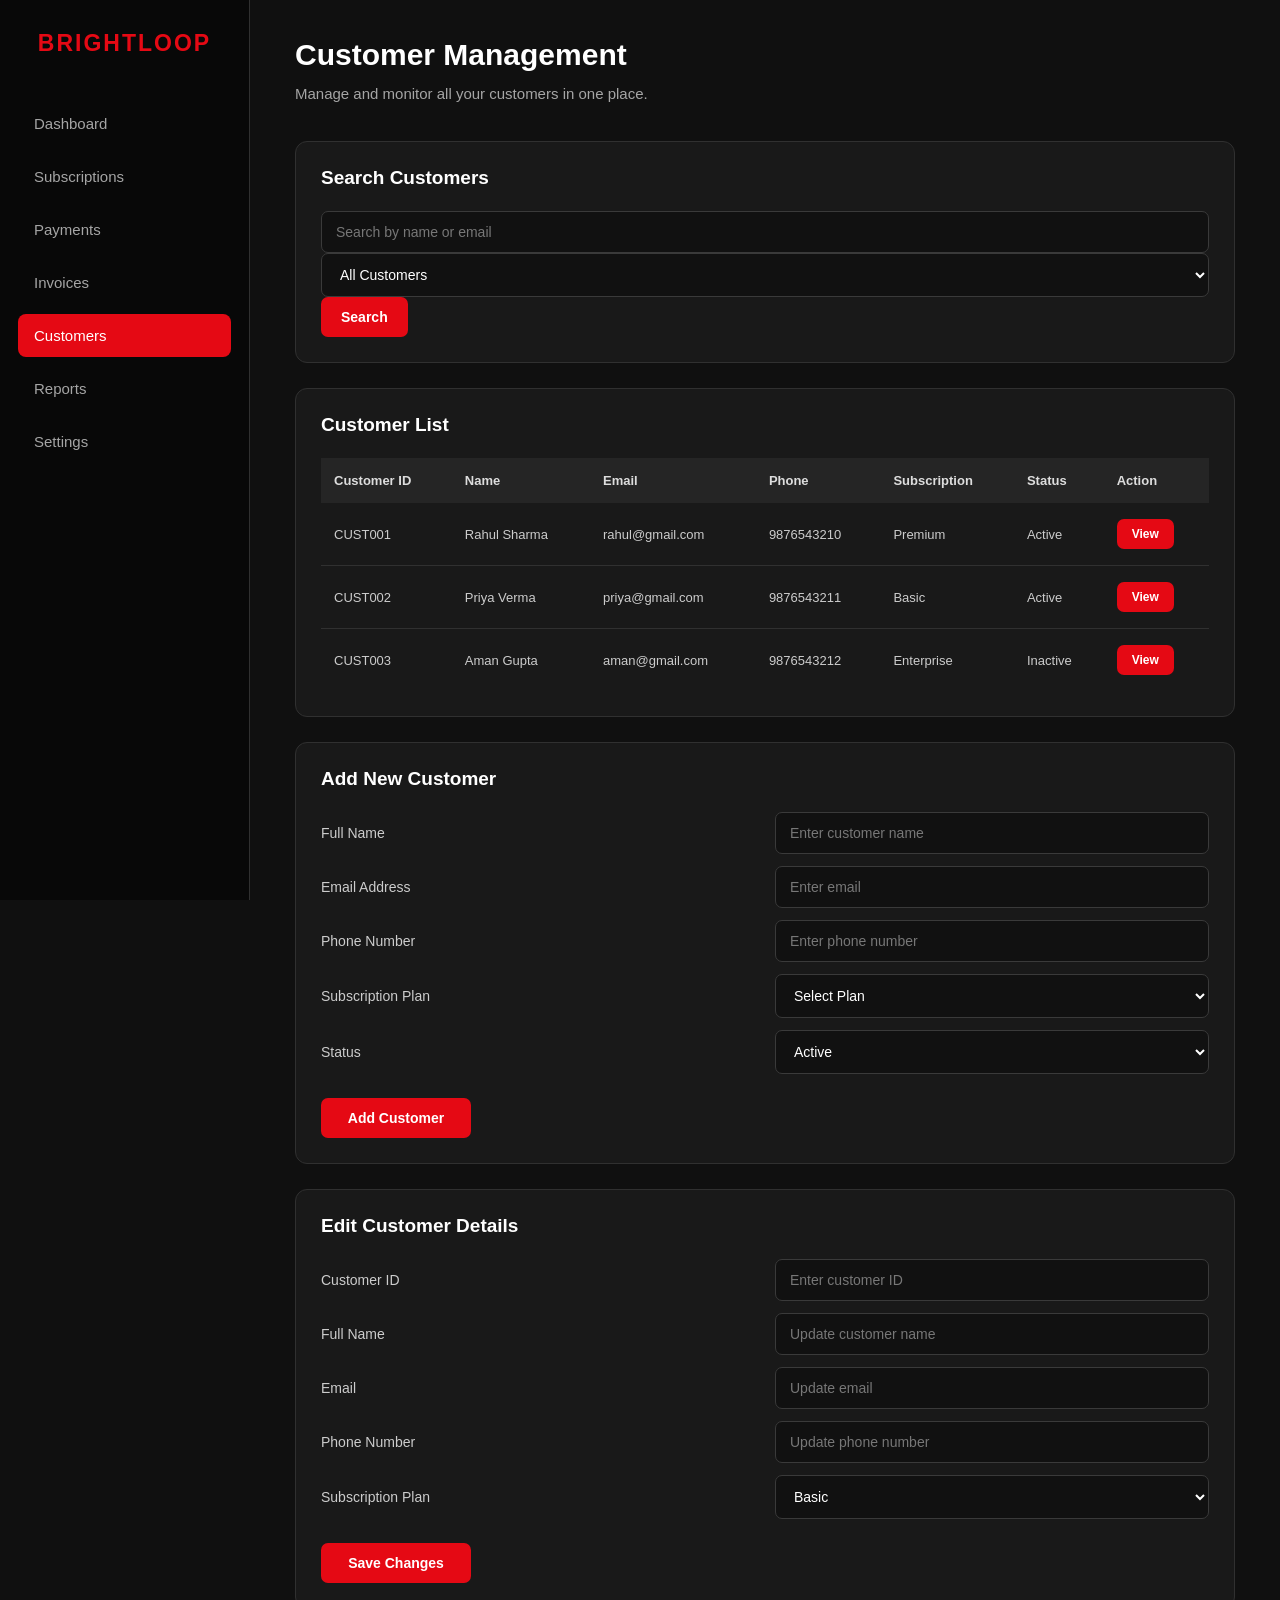
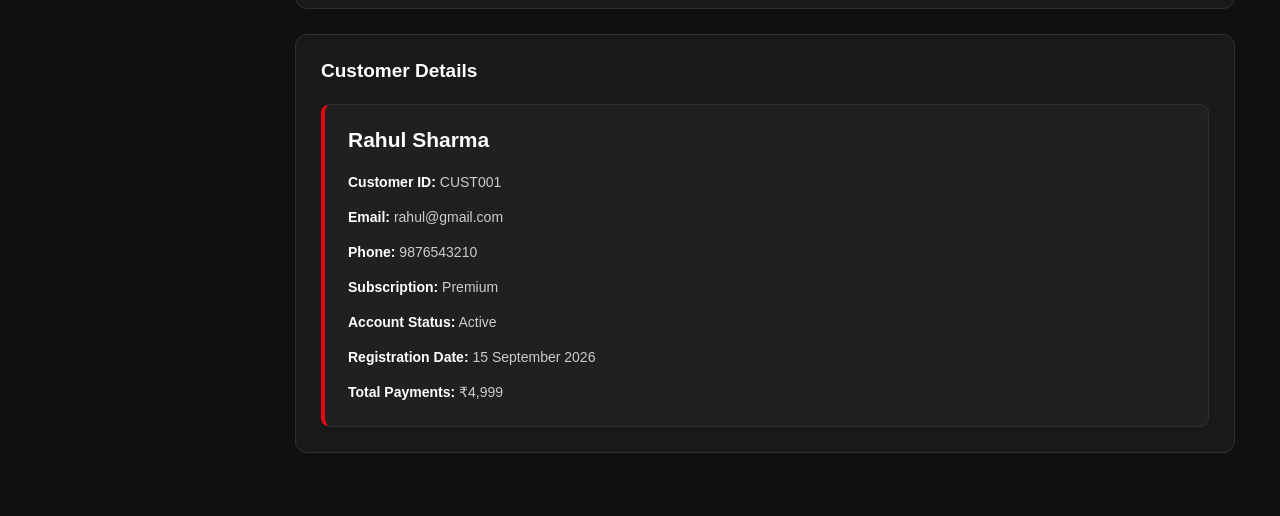
<file: customers.html>
<!DOCTYPE html>
<html lang="en">
<head>
    <meta charset="UTF-8">
    <meta name="viewport" content="width=device-width, initial-scale=1.0">
    <title>BrightLoop | Customers</title>
    <link rel="stylesheet" href="css/customers.css">
</head>

<body>

    <!-- Sidebar -->
    <aside class="sidebar">

        <h2>BRIGHTLOOP</h2>

        <nav>
            <ul>
                <li><a href="dashboard.html">Dashboard</a></li>
                <li><a href="#">Subscriptions</a></li>
                <li><a href="#">Payments</a></li>
                <li><a href="#">Invoices</a></li>
                <li><a href="customers.html">Customers</a></li>
                <li><a href="#">Reports</a></li>
                <li><a href="#">Settings</a></li>
            </ul>
        </nav>

    </aside>


    <!-- Main Content -->
    <main class="customers-page">

        <header class="page-header">
            <h1>Customer Management</h1>
            <p>Manage and monitor all your customers in one place.</p>
        </header>


        <!-- Search and Filter -->
        <section class="search-section">

            <h2>Search Customers</h2>

            <form action="product.html" method="get"></form>
                <input type="text" placeholder="Search by name or email">

                <select>
                    <option value="">All Customers</option>
                    <option value="active">Active</option>
                    <option value="inactive">Inactive</option>
                </select>

                <button type="submit">Search</button>
            </form>

        </section>


        <!-- Customer List -->
        <section class="customer-list">

            <h2>Customer List</h2>

            <table>

                <thead>
                    <tr>
                        <th>Customer ID</th>
                        <th>Name</th>
                        <th>Email</th>
                        <th>Phone</th>
                        <th>Subscription</th>
                        <th>Status</th>
                        <th>Action</th>
                    </tr>
                </thead>

                <tbody>

                    <tr>
                        <td>CUST001</td>
                        <td>Rahul Sharma</td>
                        <td>rahul@gmail.com</td>
                        <td>9876543210</td>
                        <td>Premium</td>
                        <td>Active</td>
                        <td><button type="button">View</button></td>
                    </tr>

                    <tr>
                        <td>CUST002</td>
                        <td>Priya Verma</td>
                        <td>priya@gmail.com</td>
                        <td>9876543211</td>
                        <td>Basic</td>
                        <td>Active</td>
                        <td><button type="button">View</button></td>
                    </tr>

                    <tr>
                        <td>CUST003</td>
                        <td>Aman Gupta</td>
                        <td>aman@gmail.com</td>
                        <td>9876543212</td>
                        <td>Enterprise</td>
                        <td>Inactive</td>
                        <td><button type="button">View</button></td>
                    </tr>

                </tbody>

            </table>

        </section>


        <!-- Add Customer Form -->
        <section class="add-customer">

            <h2>Add New Customer</h2>

            <form>

                <label for="customer-name">Full Name</label>
                <input type="text" id="customer-name"
                       placeholder="Enter customer name" required>

                <label for="customer-email">Email Address</label>
                <input type="email" id="customer-email"
                       placeholder="Enter email" required>

                <label for="customer-phone">Phone Number</label>
                <input type="tel" id="customer-phone"
                       placeholder="Enter phone number">

                <label for="customer-plan">Subscription Plan</label>
                <select id="customer-plan">
                    <option value="">Select Plan</option>
                    <option value="basic">Basic</option>
                    <option value="premium">Premium</option>
                    <option value="enterprise">Enterprise</option>
                </select>

                <label for="customer-status">Status</label>
                <select id="customer-status">
                    <option value="active">Active</option>
                    <option value="inactive">Inactive</option>
                </select>

                <button type="submit">Add Customer</button>

            </form>

        </section>


        <!-- Edit Customer Form -->
        <section class="edit-customer">

            <h2>Edit Customer Details</h2>

            <form action="product.html" method="get">

                <label for="edit-id">Customer ID</label>
                <input type="text" id="edit-id"
                       placeholder="Enter customer ID">

                <label for="edit-name">Full Name</label>
                <input type="text" id="edit-name"
                       placeholder="Update customer name">

                <label for="edit-email">Email</label>
                <input type="email" id="edit-email"
                       placeholder="Update email">

                <label for="edit-phone">Phone Number</label>
                <input type="tel" id="edit-phone"
                       placeholder="Update phone number">

                <label for="edit-plan">Subscription Plan</label>
                <select id="edit-plan">
                    <option value="basic">Basic</option>
                    <option value="premium">Premium</option>
                    <option value="enterprise">Enterprise</option>
                </select>

                <button type="submit">Save Changes</button>

            </form>

        </section>


        <!-- Customer Details -->
        <section class="customer-details">

            <h2>Customer Details</h2>

            <div class="details-card">

                <h3>Rahul Sharma</h3>

                <p><strong>Customer ID:</strong> CUST001</p>
                <p><strong>Email:</strong> rahul@gmail.com</p>
                <p><strong>Phone:</strong> 9876543210</p>
                <p><strong>Subscription:</strong> Premium</p>
                <p><strong>Account Status:</strong> Active</p>
                <p><strong>Registration Date:</strong> 15 September 2026</p>
                <p><strong>Total Payments:</strong> ₹4,999</p>

            </div>

        </section>


    </main>

</body>
</html>
</file>
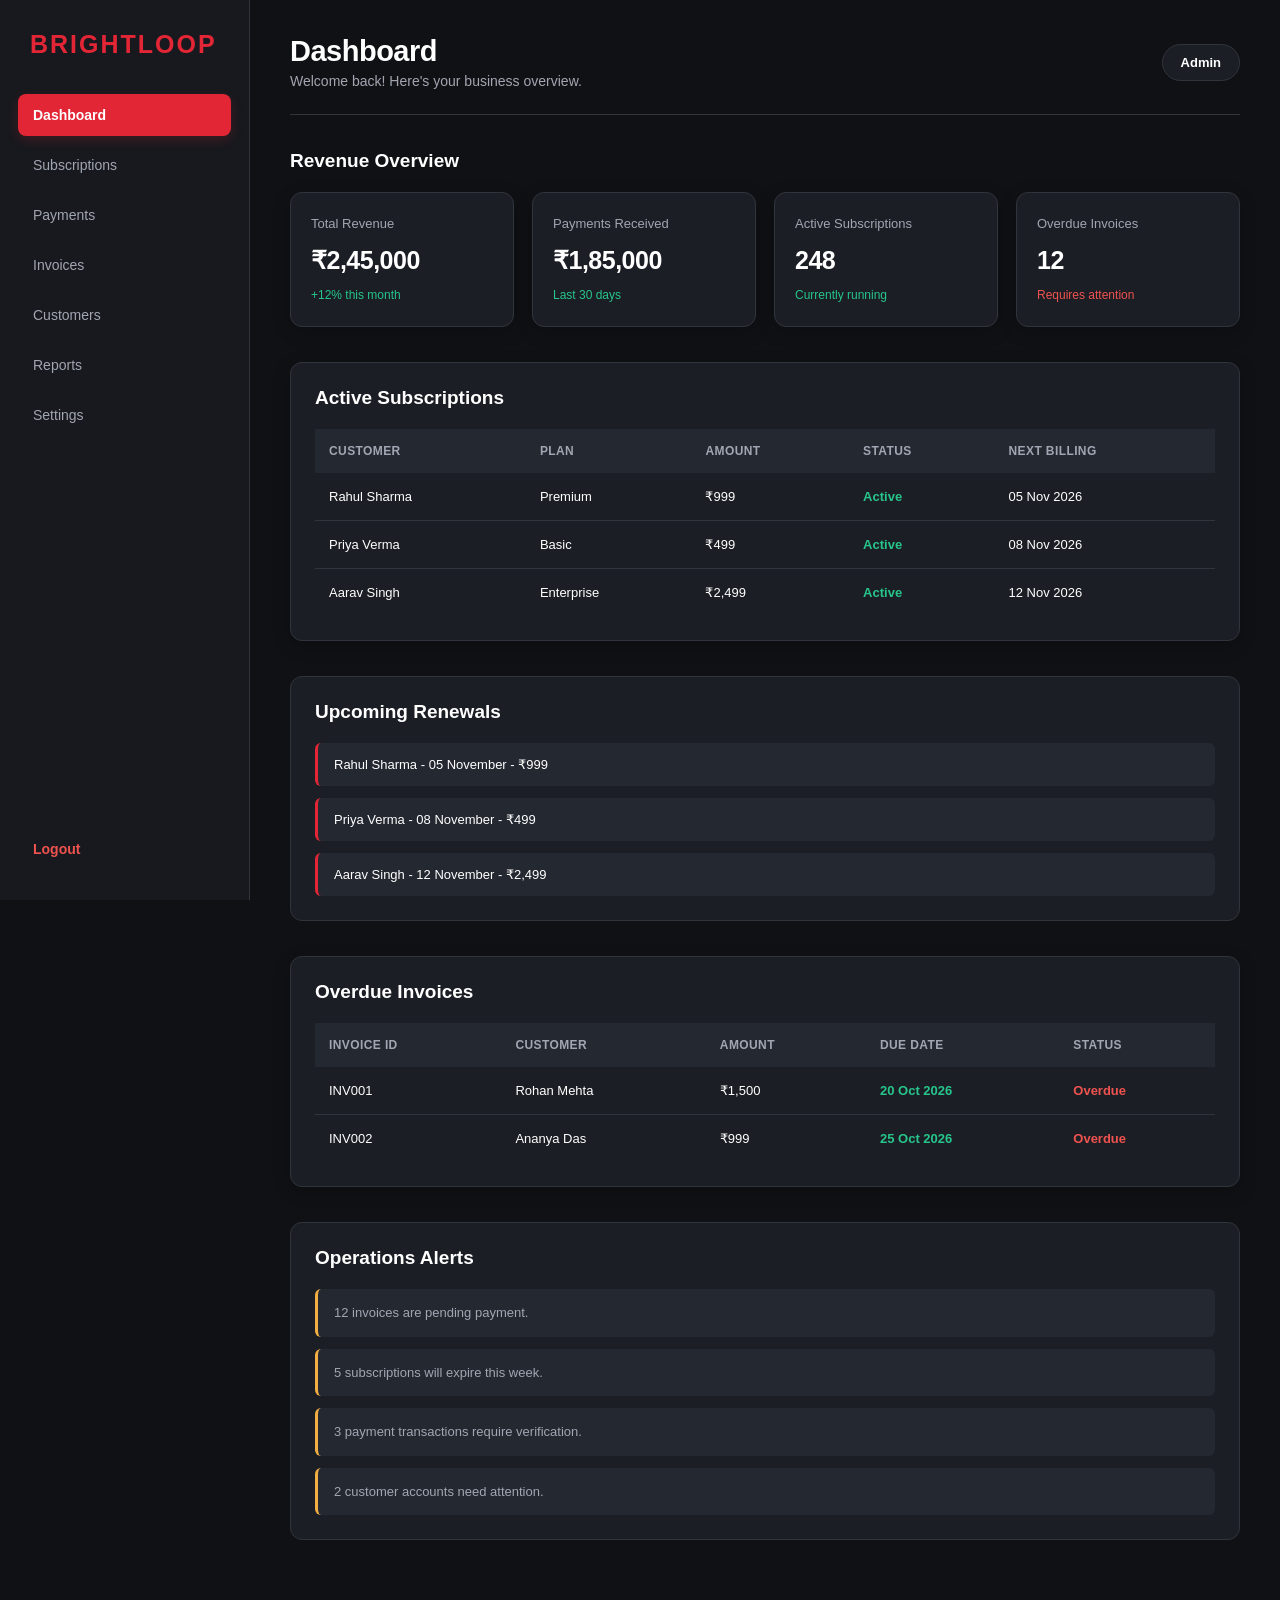
<file: dashboard.html>
<!DOCTYPE html>
<html lang="en">
<head>
    <meta charset="UTF-8">
    <meta name="viewport" content="width=device-width, initial-scale=1.0">
    <title>Dashboard | Brightloop</title>
    <link rel="stylesheet" href="css/dashboard.css">
</head>
<body>

    <!-- Sidebar Navigation -->
    <aside class="sidebar">
        <h2> BRIGHTLOOP </h2>

        <nav>
            <ul>
                <li><a href="dashboard.html">Dashboard</a></li>
                <li><a href="#">Subscriptions</a></li>
                <li><a href="#">Payments</a></li>
                <li><a href="#">Invoices</a></li>
                <li><a href="#">Customers</a></li>
                <li><a href="#">Reports</a></li>
                <li><a href="#">Settings</a></li>
            </ul>
        </nav>

        <a href="auth.html">Logout</a>
    </aside>


    <!-- Main Dashboard -->
    <main class="dashboard">

        <header class="dashboard-header">
            <div>
                <h1>Dashboard</h1>
                <p>Welcome back! Here's your business overview.</p>
            </div>

            <div class="profile">
                <span>Admin</span>
            </div>
        </header>


        <!-- Revenue Summary -->
        <section class="revenue-section">
            <h2>Revenue Overview</h2>

            <div class="summary-cards">
                <article class="card">
                    <h3>Total Revenue</h3>
                    <p>₹2,45,000</p>
                    <span>+12% this month</span>
                </article>

                <article class="card">
                    <h3>Payments Received</h3>
                    <p>₹1,85,000</p>
                    <span>Last 30 days</span>
                </article>

                <article class="card">
                    <h3>Active Subscriptions</h3>
                    <p>248</p>
                    <span>Currently running</span>
                </article>

                <article class="card">
                    <h3>Overdue Invoices</h3>
                    <p>12</p>
                    <span>Requires attention</span>
                </article>
            </div>
        </section>


        <!-- Active Subscriptions -->
        <section class="subscriptions-section">
            <h2>Active Subscriptions</h2>

            <table>
                <thead>
                    <tr>
                        <th>Customer</th>
                        <th>Plan</th>
                        <th>Amount</th>
                        <th>Status</th>
                        <th>Next Billing</th>
                    </tr>
                </thead>

                <tbody>
                    <tr>
                        <td>Rahul Sharma</td>
                        <td>Premium</td>
                        <td>₹999</td>
                        <td>Active</td>
                        <td>05 Nov 2026</td>
                    </tr>

                    <tr>
                        <td>Priya Verma</td>
                        <td>Basic</td>
                        <td>₹499</td>
                        <td>Active</td>
                        <td>08 Nov 2026</td>
                    </tr>

                    <tr>
                        <td>Aarav Singh</td>
                        <td>Enterprise</td>
                        <td>₹2,499</td>
                        <td>Active</td>
                        <td>12 Nov 2026</td>
                    </tr>
                </tbody>
            </table>
        </section>


        <!-- Upcoming Renewals -->
        <section class="renewals-section">
            <h2>Upcoming Renewals</h2>

            <ul>
                <li>Rahul Sharma - 05 November - ₹999</li>
                <li>Priya Verma - 08 November - ₹499</li>
                <li>Aarav Singh - 12 November - ₹2,499</li>
            </ul>
        </section>


        <!-- Overdue Invoices -->
        <section class="invoices-section">
            <h2>Overdue Invoices</h2>

            <table>
                <thead>
                    <tr>
                        <th>Invoice ID</th>
                        <th>Customer</th>
                        <th>Amount</th>
                        <th>Due Date</th>
                        <th>Status</th>
                    </tr>
                </thead>

                <tbody>
                    <tr>
                        <td>INV001</td>
                        <td>Rohan Mehta</td>
                        <td>₹1,500</td>
                        <td>20 Oct 2026</td>
                        <td>Overdue</td>
                    </tr>

                    <tr>
                        <td>INV002</td>
                        <td>Ananya Das</td>
                        <td>₹999</td>
                        <td>25 Oct 2026</td>
                        <td>Overdue</td>
                    </tr>
                </tbody>
            </table>
        </section>


        <!-- Operations Alerts -->
        <section class="alerts-section">
            <h2>Operations Alerts</h2>

            <ul>
                <li>12 invoices are pending payment.</li>
                <li>5 subscriptions will expire this week.</li>
                <li>3 payment transactions require verification.</li>
                <li>2 customer accounts need attention.</li>
            </ul>
        </section>


    </main>

</body>
</html>
</file>
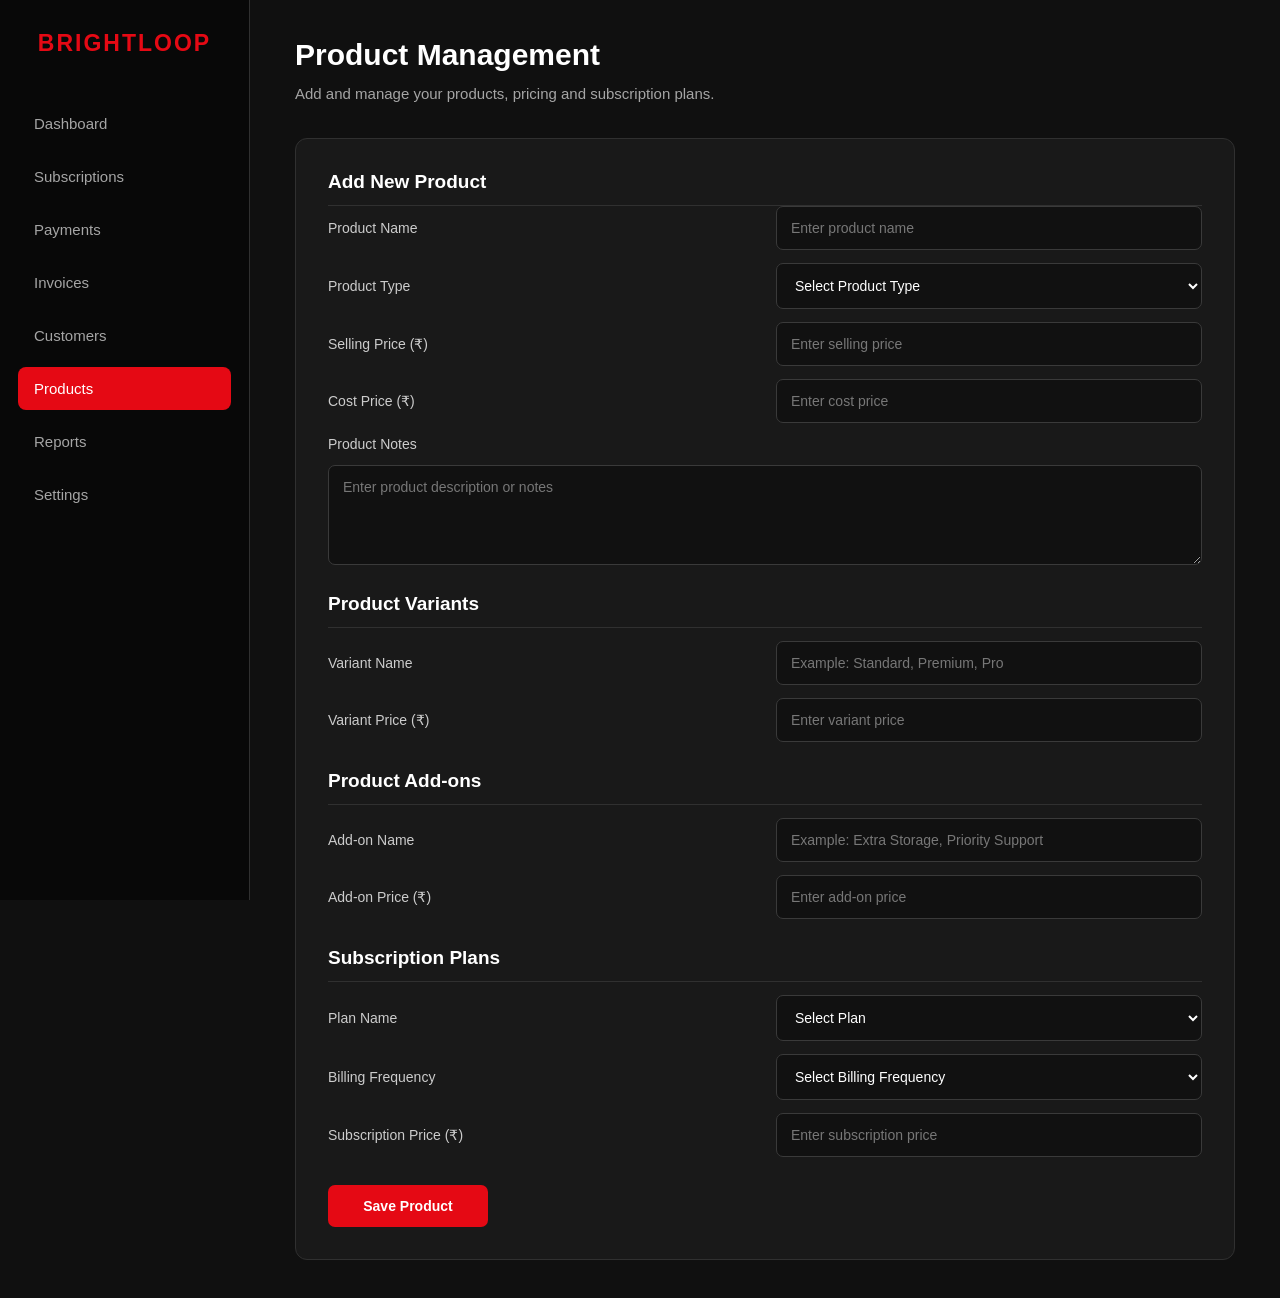
<file: products.html>
<!DOCTYPE html>
<html lang="en">

<head>
    <meta charset="UTF-8">
    <meta name="viewport" content="width=device-width, initial-scale=1.0">
    <title>BrightLoop | Products</title>
    <link rel="stylesheet" href="css/products.css">
</head>

<body>

    <!-- Sidebar Navigation -->
    <aside class="sidebar">

        <h2>BRIGHTLOOP</h2>

        <nav>
            <ul>
                <li><a href="dashboard.html">Dashboard</a></li>
                <li><a href="subscriptions.html">Subscriptions</a></li>
                <li><a href="#">Payments</a></li>
                <li><a href="#">Invoices</a></li>
                <li><a href="customers.html">Customers</a></li>
                <li><a href="products.html">Products</a></li>
                <li><a href="#">Reports</a></li>
                <li><a href="#">Settings</a></li>
            </ul>
        </nav>

    </aside>


    <!-- Main Content -->
    <main class="products-page">

        <header class="page-header">
            <h1>Product Management</h1>
            <p>Add and manage your products, pricing and subscription plans.</p>
        </header>


        <!-- Add Product Form -->
        <section class="add-product">

            <h2>Add New Product</h2>

            <form action="subscriptions.html" method="get">

                <label for="product-name">Product Name</label>
                <input type="text" id="product-name"
                    name="product_name"
                    placeholder="Enter product name" required>

                <label for="product-type">Product Type</label>
                <select id="product-type" name="product_type" required>
                    <option value="">Select Product Type</option>
                    <option value="software">Software</option>
                    <option value="service">Service</option>
                    <option value="digital">Digital Product</option>
                    <option value="physical">Physical Product</option>
                </select>

                <label for="selling-price">Selling Price (₹)</label>
                <input type="number" id="selling-price"
                    name="selling_price"
                    placeholder="Enter selling price" min="0" required>

                <label for="cost-price">Cost Price (₹)</label>
                <input type="number" id="cost-price"
                    name="cost_price"
                    placeholder="Enter cost price" min="0" required>

                <label for="product-notes">Product Notes</label>
                <textarea id="product-notes" name="notes"
                    placeholder="Enter product description or notes"></textarea>


                <!-- Product Variants -->
                <h2>Product Variants</h2>

                <label for="variant-name">Variant Name</label>
                <input type="text" id="variant-name"
                    name="variant_name"
                    placeholder="Example: Standard, Premium, Pro">

                <label for="variant-price">Variant Price (₹)</label>
                <input type="number" id="variant-price"
                    name="variant_price"
                    placeholder="Enter variant price" min="0">


                <!-- Add-ons -->
                <h2>Product Add-ons</h2>

                <label for="addon-name">Add-on Name</label>
                <input type="text" id="addon-name"
                    name="addon_name"
                    placeholder="Example: Extra Storage, Priority Support">

                <label for="addon-price">Add-on Price (₹)</label>
                <input type="number" id="addon-price"
                    name="addon_price"
                    placeholder="Enter add-on price" min="0">


                <!-- Subscription Plans -->
                <h2>Subscription Plans</h2>

                <label for="plan-name">Plan Name</label>
                <select id="plan-name" name="plan_name">
                    <option value="">Select Plan</option>
                    <option value="basic">Basic</option>
                    <option value="premium">Premium</option>
                    <option value="enterprise">Enterprise</option>
                </select>

                <label for="billing-frequency">Billing Frequency</label>
                <select id="billing-frequency" name="billing_frequency">
                    <option value="">Select Billing Frequency</option>
                    <option value="weekly">Weekly</option>
                    <option value="monthly">Monthly</option>
                    <option value="quarterly">Quarterly</option>
                    <option value="yearly">Yearly</option>
                </select>

                <label for="plan-price">Subscription Price (₹)</label>
                <input type="number" id="plan-price"
                    name="plan_price"
                    placeholder="Enter subscription price" min="0">


                <!-- Submit Button -->
                <button type="submit">Save Product</button>

            </form>

        </section>

    </main>

</body>
</html>
</file>
<file: css/customers.css>
/* ==============================
   BRIGHTLOOP - CUSTOMER MANAGEMENT
================================ */

* {
    margin: 0;
    padding: 0;
    box-sizing: border-box;
}

:root {
    --bg: #101010;
    --surface: #191919;
    --surface-light: #222222;
    --border: #303030;
    --text: #ffffff;
    --muted: #a5a5a5;
    --primary: #e50914;
    --primary-hover: #c9000b;
    --success: #22c55e;
    --danger: #ef4444;
    --radius: 12px;
}

body {
    font-family: Arial, Helvetica, sans-serif;
    background: var(--bg);
    color: var(--text);
    min-height: 100vh;
    display: flex;
}

/* ==============================
   SIDEBAR
================================ */

.sidebar {
    width: 250px;
    min-height: 100vh;
    background: #080808;
    border-right: 1px solid var(--border);
    padding: 30px 18px;
    position: fixed;
    top: 0;
    left: 0;
}

.sidebar h2 {
    color: var(--primary);
    font-size: 23px;
    letter-spacing: 2px;
    margin-bottom: 45px;
    text-align: center;
}

.sidebar nav ul {
    list-style: none;
}

.sidebar nav li {
    margin-bottom: 10px;
}

.sidebar nav a {
    display: block;
    text-decoration: none;
    color: var(--muted);
    padding: 13px 16px;
    border-radius: 8px;
    transition: 0.25s ease;
    font-size: 15px;
}

.sidebar nav a:hover {
    background: var(--surface-light);
    color: white;
}

.sidebar nav a[href="customers.html"] {
    background: var(--primary);
    color: white;
}

/* ==============================
   MAIN CONTENT
================================ */

.customers-page {
    margin-left: 250px;
    width: calc(100% - 250px);
    padding: 38px 45px;
    max-width: 1600px;
}

/* ==============================
   PAGE HEADER
================================ */

.page-header {
    margin-bottom: 35px;
}

.page-header h1 {
    font-size: 30px;
    margin-bottom: 10px;
}

.page-header p {
    color: var(--muted);
    font-size: 15px;
    line-height: 1.6;
}

/* ==============================
   COMMON SECTION STYLING
================================ */

.search-section,
.customer-list,
.add-customer,
.edit-customer,
.customer-details {
    background: var(--surface);
    border: 1px solid var(--border);
    border-radius: var(--radius);
    padding: 25px;
    margin-bottom: 25px;
}

.search-section h2,
.customer-list h2,
.add-customer h2,
.edit-customer h2,
.customer-details h2 {
    font-size: 19px;
    margin-bottom: 22px;
}

/* ==============================
   SEARCH SECTION
================================ */

.search-section form {
    display: flex;
    gap: 15px;
    flex-wrap: wrap;
}

.search-section input,
.search-section select {
    flex: 1;
    min-width: 180px;
}

/* ==============================
   INPUTS AND SELECTS
================================ */

input,
select {
    background: #111111;
    color: var(--text);
    border: 1px solid #3a3a3a;
    border-radius: 7px;
    padding: 12px 14px;
    font-size: 14px;
    outline: none;
    width: 100%;
    transition: border 0.2s ease;
}

input::placeholder {
    color: #777777;
}

input:focus,
select:focus {
    border-color: var(--primary);
}

select {
    cursor: pointer;
}

select option {
    background: #191919;
    color: white;
}

/* ==============================
   BUTTONS
================================ */

button {
    background: var(--primary);
    color: white;
    border: none;
    border-radius: 7px;
    padding: 12px 20px;
    font-size: 14px;
    font-weight: 600;
    cursor: pointer;
    transition: 0.25s ease;
}

button:hover {
    background: var(--primary-hover);
    transform: translateY(-1px);
}

button:focus-visible {
    outline: 2px solid white;
    outline-offset: 3px;
}

button:disabled {
    opacity: 0.5;
    cursor: not-allowed;
}

/* ==============================
   CUSTOMER TABLE
================================ */

.customer-list {
    overflow: hidden;
}

.customer-list table {
    width: 100%;
    border-collapse: collapse;
    min-width: 750px;
}

.customer-list {
    overflow-x: auto;
}

.customer-list th {
    background: #252525;
    color: #dddddd;
    text-align: left;
    padding: 15px 13px;
    font-size: 13px;
    font-weight: 600;
    white-space: nowrap;
}

.customer-list td {
    padding: 16px 13px;
    border-bottom: 1px solid var(--border);
    color: #cccccc;
    font-size: 13px;
    white-space: nowrap;
}

.customer-list tbody tr {
    transition: background 0.2s ease;
}

.customer-list tbody tr:hover {
    background: #252525;
}

.customer-list tbody tr:last-child td {
    border-bottom: none;
}

.customer-list td button {
    padding: 8px 15px;
    font-size: 12px;
}

/* ==============================
   ADD AND EDIT FORMS
================================ */

.add-customer form,
.edit-customer form {
    display: grid;
    grid-template-columns: 1fr 1fr;
    gap: 12px 20px;
    align-items: center;
}

.add-customer label,
.edit-customer label {
    color: #cccccc;
    font-size: 14px;
    font-weight: 500;
}

.add-customer button,
.edit-customer button {
    grid-column: 1 / -1;
    justify-self: start;
    margin-top: 12px;
    min-width: 150px;
}

/* ==============================
   CUSTOMER DETAILS
================================ */

.details-card {
    background: #202020;
    border: 1px solid var(--border);
    border-left: 4px solid var(--primary);
    border-radius: 9px;
    padding: 23px;
}

.details-card h3 {
    font-size: 21px;
    margin-bottom: 20px;
}

.details-card p {
    color: #cccccc;
    font-size: 14px;
    margin-bottom: 14px;
    line-height: 1.5;
}

.details-card p:last-child {
    margin-bottom: 0;
}

.details-card strong {
    color: white;
}

/* ==============================
   RESPONSIVE DESIGN
================================ */

@media (max-width: 1100px) {
    .customers-page {
        padding: 30px 25px;
    }

    .search-section form {
        flex-direction: column;
    }
}

@media (max-width: 768px) {
    body {
        display: block;
    }

    .sidebar {
        position: relative;
        width: 100%;
        min-height: auto;
        padding: 18px;
    }

    .sidebar h2 {
        margin-bottom: 18px;
    }

    .sidebar nav ul {
        display: flex;
        flex-wrap: wrap;
        gap: 6px;
        justify-content: center;
    }

    .sidebar nav li {
        margin: 0;
    }

    .sidebar nav a {
        padding: 9px 11px;
        font-size: 13px;
    }

    .customers-page {
        width: 100%;
        margin-left: 0;
        padding: 25px 18px;
    }

    .page-header h1 {
        font-size: 25px;
    }

    .add-customer form,
    .edit-customer form {
        grid-template-columns: 1fr;
    }

    .add-customer button,
    .edit-customer button {
        grid-column: auto;
    }
}

@media (max-width: 480px) {
    .search-section,
    .customer-list,
    .add-customer,
    .edit-customer,
    .customer-details {
        padding: 17px;
    }

    .page-header h1 {
        font-size: 22px;
    }

    .details-card {
        padding: 17px;
    }
}
</file>
<file: css/dashboard.css>
/* ==========================================
   BRIGHTLOOP - DASHBOARD STYLING
   ========================================== */


/* 1. THEME VARIABLES */

:root {
    --bg: #101114;
    --sidebar: #17191e;
    --surface: #1b1e24;
    --surface-hover: #242831;

    --text: #ffffff;
    --muted: #a1a6b2;

    --border: #30343d;

    --accent: #e32636;
    --accent-hover: #c91b2b;

    --success: #27c58b;
    --warning: #f0ae43;
    --danger: #ef5350;

    --shadow: rgba(0, 0, 0, 0.2);
}


/* LIGHT THEME */

[data-theme="light"] {
    --bg: #f3f5f9;
    --sidebar: #ffffff;
    --surface: #ffffff;
    --surface-hover: #f0f2f6;

    --text: #191c24;
    --muted: #707887;

    --border: #e1e4eb;

    --accent: #d7192d;
    --accent-hover: #b91426;

    --success: #159b70;
    --warning: #d58b20;
    --danger: #d93636;

    --shadow: rgba(0, 0, 0, 0.05);
}


/* 2. RESET AND GENERAL STYLING */

* {
    margin: 0;
    padding: 0;
    box-sizing: border-box;
}

html {
    scroll-behavior: smooth;
}

body {
    min-height: 100vh;
    background: var(--bg);
    color: var(--text);

    font-family: "Segoe UI", Arial, sans-serif;

    display: flex;

    transition:
        background 0.3s ease,
        color 0.3s ease;
}


/* 3. SIDEBAR */

.sidebar {
    width: 250px;
    min-height: 100vh;

    background: var(--sidebar);

    border-right: 1px solid var(--border);

    padding: 30px 18px;

    display: flex;
    flex-direction: column;

    flex-shrink: 0;

    position: fixed;
    top: 0;
    left: 0;
    bottom: 0;

    z-index: 100;
}


/* BRAND NAME */

.sidebar h2 {
    font-size: 25px;
    font-weight: 800;

    letter-spacing: 2px;

    color: var(--accent);

    padding: 0 12px 35px;
}


/* SIDEBAR NAVIGATION */

.sidebar nav {
    width: 100%;
}

.sidebar nav ul {
    list-style: none;

    display: flex;
    flex-direction: column;

    gap: 8px;
}

.sidebar nav li a {
    display: block;

    padding: 13px 15px;

    border-radius: 8px;

    color: var(--muted);

    text-decoration: none;

    font-size: 14px;
    font-weight: 500;

    transition: 0.25s ease;
}

.sidebar nav li a:hover {
    background: var(--surface-hover);

    color: var(--text);
}

/* ACTIVE NAVIGATION */

.sidebar nav li:first-child a {
    background: var(--accent);

    color: #ffffff;

    font-weight: 600;

    box-shadow: 0 4px 12px rgba(227, 38, 54, 0.2);
}


/* LOGOUT */

.sidebar > a {
    display: block;

    margin-top: auto;

    padding: 13px 15px;

    border-radius: 8px;

    color: var(--danger);

    text-decoration: none;

    font-size: 14px;
    font-weight: 600;

    transition: 0.25s ease;
}

.sidebar > a:hover {
    background: rgba(239, 83, 80, 0.1);
}


/* 4. MAIN DASHBOARD */

.dashboard {
    width: calc(100% - 250px);

    margin-left: 250px;

    padding: 35px 40px;

    min-width: 0;
}


/* 5. DASHBOARD HEADER */

.dashboard-header {
    display: flex;

    align-items: center;
    justify-content: space-between;

    gap: 20px;

    margin-bottom: 35px;

    padding-bottom: 25px;

    border-bottom: 1px solid var(--border);
}

.dashboard-header h1 {
    font-size: 29px;

    font-weight: 700;

    letter-spacing: -0.5px;
}

.dashboard-header p {
    color: var(--muted);

    font-size: 14px;

    margin-top: 5px;
}


/* PROFILE */

.profile {
    display: flex;

    align-items: center;
    justify-content: center;

    padding: 10px 18px;

    border: 1px solid var(--border);

    border-radius: 25px;

    background: var(--surface);

    font-size: 13px;
    font-weight: 600;

    color: var(--text);
}


/* 6. SECTION HEADINGS */

.dashboard section {
    margin-bottom: 35px;
}

.dashboard section > h2 {
    font-size: 19px;

    font-weight: 650;

    margin-bottom: 20px;
}


/* 7. REVENUE SUMMARY CARDS */

.summary-cards {
    display: grid;

    grid-template-columns: repeat(4, minmax(0, 1fr));

    gap: 18px;
}

.card {
    background: var(--surface);

    border: 1px solid var(--border);

    border-radius: 12px;

    padding: 23px 20px;

    position: relative;

    overflow: hidden;

    box-shadow: 0 5px 18px var(--shadow);

    transition:
        transform 0.25s ease,
        border 0.25s ease,
        background 0.3s ease;
}

.card:hover {
    transform: translateY(-4px);

    border-color: var(--accent);
}

.card h3 {
    color: var(--muted);

    font-size: 13px;

    font-weight: 500;

    margin-bottom: 15px;
}

.card p {
    font-size: 25px;

    font-weight: 750;

    letter-spacing: -0.5px;

    margin-bottom: 10px;
}

.card span {
    font-size: 12px;

    color: var(--success);

    font-weight: 500;
}


/* OVERDUE CARD */

.card:last-child span {
    color: var(--danger);
}


/* 8. TABLE SECTIONS */

.subscriptions-section,
.invoices-section {
    background: var(--surface);

    border: 1px solid var(--border);

    border-radius: 12px;

    padding: 24px;

    box-shadow: 0 5px 18px var(--shadow);

    overflow: hidden;
}

.subscriptions-section h2,
.invoices-section h2 {
    margin-bottom: 20px;
}


/* TABLE */

table {
    width: 100%;

    border-collapse: collapse;

    text-align: left;

    font-size: 13px;
}

thead {
    background: var(--surface-hover);
}

th {
    padding: 15px 14px;

    color: var(--muted);

    font-size: 12px;

    font-weight: 650;

    text-transform: uppercase;

    letter-spacing: 0.4px;

    white-space: nowrap;
}

td {
    padding: 16px 14px;

    border-bottom: 1px solid var(--border);

    color: var(--text);

    white-space: nowrap;
}

tbody tr {
    transition: background 0.2s ease;
}

tbody tr:hover {
    background: var(--surface-hover);
}

tbody tr:last-child td {
    border-bottom: none;
}


/* 9. STATUS TEXT */

td:nth-child(4) {
    color: var(--success);

    font-weight: 600;
}

.invoices-section td:last-child {
    color: var(--danger);

    font-weight: 600;
}


/* 10. UPCOMING RENEWALS */

.renewals-section {
    background: var(--surface);

    border: 1px solid var(--border);

    border-radius: 12px;

    padding: 24px;
}

.renewals-section ul {
    list-style: none;

    display: flex;
    flex-direction: column;

    gap: 12px;
}

.renewals-section li {
    padding: 14px 16px;

    background: var(--surface-hover);

    border-left: 3px solid var(--accent);

    border-radius: 6px;

    color: var(--text);

    font-size: 13px;

    transition: 0.2s ease;
}

.renewals-section li:hover {
    transform: translateX(4px);
}


/* 11. OPERATIONS ALERTS */

.alerts-section {
    background: var(--surface);

    border: 1px solid var(--border);

    border-radius: 12px;

    padding: 24px;
}

.alerts-section ul {
    list-style: none;

    display: flex;
    flex-direction: column;

    gap: 12px;
}

.alerts-section li {
    padding: 14px 16px;

    background: var(--surface-hover);

    border-radius: 6px;

    border-left: 3px solid var(--warning);

    color: var(--muted);

    font-size: 13px;

    line-height: 1.5;

    transition: 0.2s ease;
}

.alerts-section li:hover {
    color: var(--text);

    transform: translateX(4px);
}


/* 12. TABLE SCROLLING ON SMALL SCREENS */

.subscriptions-section,
.invoices-section {
    overflow-x: auto;
}


/* 13. RESPONSIVE DESIGN - TABLETS */

@media (max-width: 1100px) {

    .sidebar {
        width: 210px;
    }

    .dashboard {
        width: calc(100% - 210px);

        margin-left: 210px;

        padding: 30px 25px;
    }

    .summary-cards {
        grid-template-columns: repeat(2, minmax(0, 1fr));
    }

}


/* 14. RESPONSIVE DESIGN - MOBILE */

@media (max-width: 700px) {

    body {
        display: block;
    }

    .sidebar {
        position: relative;

        width: 100%;

        min-height: auto;

        padding: 18px;

        border-right: none;

        border-bottom: 1px solid var(--border);
    }

    .sidebar h2 {
        padding: 0 5px 18px;

        font-size: 22px;
    }

    .sidebar nav ul {
        flex-direction: row;

        flex-wrap: wrap;

        gap: 6px;
    }

    .sidebar nav li a {
        padding: 9px 11px;

        font-size: 12px;
    }

    .sidebar > a {
        margin-top: 15px;

        padding: 8px 5px;
    }

    .dashboard {
        width: 100%;

        margin-left: 0;

        padding: 25px 18px;
    }

    .dashboard-header {
        align-items: flex-start;

        margin-bottom: 25px;
    }

    .dashboard-header h1 {
        font-size: 24px;
    }

    .summary-cards {
        grid-template-columns: repeat(2, minmax(0, 1fr));

        gap: 12px;
    }

    .card {
        padding: 18px 14px;
    }

    .card p {
        font-size: 21px;
    }

    .subscriptions-section,
    .invoices-section,
    .renewals-section,
    .alerts-section {
        padding: 18px;
    }

}


/* 15. SMALL MOBILE SCREENS */

@media (max-width: 420px) {

    .summary-cards {
        grid-template-columns: 1fr;
    }

    .dashboard-header {
        flex-direction: column;
    }

    .profile {
        align-self: flex-start;
    }

    .dashboard {
        padding: 22px 13px;
    }

    .sidebar nav ul {
        gap: 4px;
    }

    .sidebar nav li a {
        font-size: 11px;

        padding: 8px;
    }

}
</file>
<file: css/products.css>
/* =================================
   BRIGHTLOOP - PRODUCT MANAGEMENT
================================= */

* {
    margin: 0;
    padding: 0;
    box-sizing: border-box;
}

:root {
    --bg: #101010;
    --surface: #191919;
    --surface-light: #242424;
    --border: #303030;
    --text: #ffffff;
    --muted: #a5a5a5;
    --primary: #e50914;
    --primary-hover: #c9000b;
}

body {
    font-family: Arial, Helvetica, sans-serif;
    background: var(--bg);
    color: var(--text);
    min-height: 100vh;
    display: flex;
}

/* SIDEBAR */

.sidebar {
    width: 250px;
    min-height: 100vh;
    background: #080808;
    border-right: 1px solid var(--border);
    padding: 30px 18px;
    position: fixed;
    top: 0;
    left: 0;
}

.sidebar h2 {
    color: var(--primary);
    font-size: 23px;
    letter-spacing: 2px;
    text-align: center;
    margin-bottom: 45px;
}

.sidebar nav ul {
    list-style: none;
}

.sidebar nav li {
    margin-bottom: 10px;
}

.sidebar nav a {
    display: block;
    color: var(--muted);
    text-decoration: none;
    padding: 13px 16px;
    border-radius: 8px;
    font-size: 15px;
    transition: 0.25s ease;
}

.sidebar nav a:hover {
    background: var(--surface-light);
    color: white;
}

.sidebar nav a[href="products.html"] {
    background: var(--primary);
    color: white;
}

/* MAIN PAGE */

.products-page {
    margin-left: 250px;
    width: calc(100% - 250px);
    max-width: 1500px;
    padding: 38px 45px;
}

/* HEADER */

.page-header {
    margin-bottom: 32px;
}

.page-header h1 {
    font-size: 30px;
    margin-bottom: 10px;
}

.page-header p {
    color: var(--muted);
    font-size: 15px;
    line-height: 1.6;
}

/* PRODUCT FORM */

.add-product {
    background: var(--surface);
    border: 1px solid var(--border);
    border-radius: 12px;
    padding: 32px;
    max-width: 1000px;
}

.add-product form {
    display: grid;
    grid-template-columns: 1fr 1fr;
    gap: 13px 22px;
    align-items: center;
}

/* FORM HEADINGS */

.add-product h2 {
    grid-column: 1 / -1;
    font-size: 19px;
    padding-bottom: 12px;
    margin-top: 15px;
    border-bottom: 1px solid var(--border);
}

.add-product h2:first-child {
    margin-top: 0;
}

/* LABELS */

.add-product label {
    font-size: 14px;
    font-weight: 500;
    color: #cccccc;
}

/* INPUTS */

.add-product input,
.add-product select,
.add-product textarea {
    width: 100%;
    padding: 13px 14px;
    background: #111111;
    color: white;
    border: 1px solid #3a3a3a;
    border-radius: 7px;
    font-size: 14px;
    font-family: inherit;
    outline: none;
    transition: border 0.2s ease;
}

.add-product input::placeholder,
.add-product textarea::placeholder {
    color: #777777;
}

.add-product input:focus,
.add-product select:focus,
.add-product textarea:focus {
    border-color: var(--primary);
}

.add-product select {
    cursor: pointer;
}

.add-product select option {
    background: #191919;
    color: white;
}

.add-product textarea {
    min-height: 100px;
    resize: vertical;
}

/* NOTES FIELD */

#product-notes {
    grid-column: 1 / -1;
}

/* SUBMIT BUTTON */

.add-product button {
    grid-column: 1 / -1;
    justify-self: start;
    min-width: 160px;
    margin-top: 15px;
    padding: 13px 24px;
    background: var(--primary);
    color: white;
    border: none;
    border-radius: 7px;
    font-size: 14px;
    font-weight: 600;
    cursor: pointer;
    transition: 0.25s ease;
}

.add-product button:hover {
    background: var(--primary-hover);
    transform: translateY(-2px);
}

.add-product button:focus-visible {
    outline: 2px solid white;
    outline-offset: 3px;
}

/* RESPONSIVE DESIGN */

@media (max-width: 900px) {
    .products-page {
        padding: 30px 25px;
    }

    .add-product {
        padding: 25px;
    }
}

@media (max-width: 768px) {
    body {
        display: block;
    }

    .sidebar {
        position: relative;
        width: 100%;
        min-height: auto;
        padding: 18px;
    }

    .sidebar h2 {
        margin-bottom: 18px;
    }

    .sidebar nav ul {
        display: flex;
        flex-wrap: wrap;
        justify-content: center;
        gap: 6px;
    }

    .sidebar nav li {
        margin: 0;
    }

    .sidebar nav a {
        padding: 9px 11px;
        font-size: 13px;
    }

    .products-page {
        width: 100%;
        margin-left: 0;
        padding: 25px 18px;
    }

    .page-header h1 {
        font-size: 25px;
    }
}

@media (max-width: 520px) {
    .add-product {
        padding: 18px;
    }

    .add-product form {
        grid-template-columns: 1fr;
    }

    .add-product h2,
    .add-product button,
    #product-notes {
        grid-column: 1;
    }

    .page-header h1 {
        font-size: 22px;
    }
}
</file>
